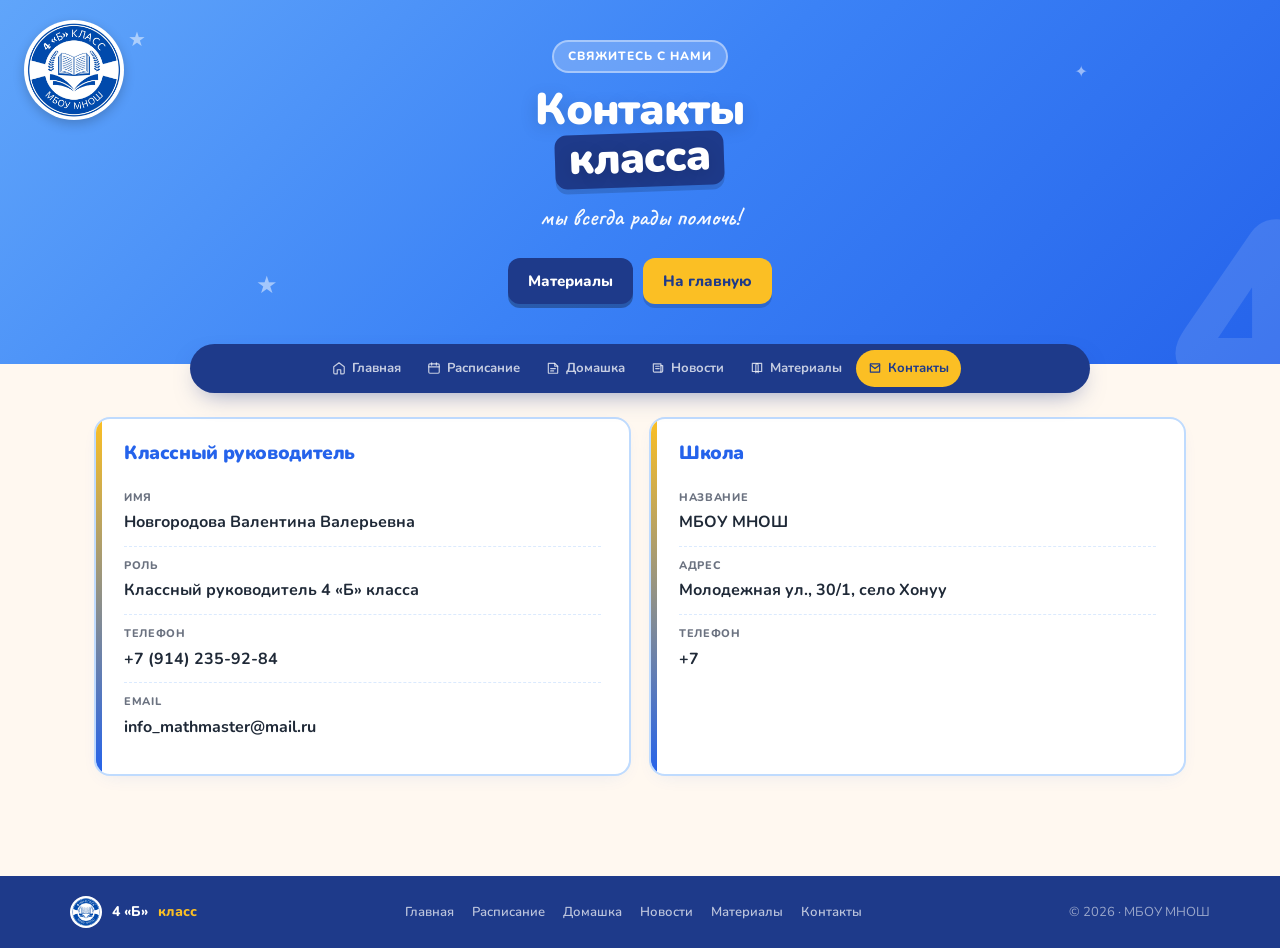
<file: contacts.html>
<!DOCTYPE html>
<html lang="ru">
<head>
  <meta charset="UTF-8">
  <meta name="viewport" content="width=device-width, initial-scale=1.0">
  <title>Контакты — 4 «Б» класс</title>
  <link rel="icon" type="image/png" href="images/logo.png">
  <link rel="preconnect" href="https://fonts.googleapis.com">
  <link rel="preconnect" href="https://fonts.gstatic.com" crossorigin>
  <link href="https://fonts.googleapis.com/css2?family=Nunito:wght@400;600;700;800;900&family=Caveat:wght@600;700&display=swap" rel="stylesheet">
  <link rel="stylesheet" href="css/style.css">
</head>
<body>

  <!-- БАННЕР -->
  <header class="banner">
    <div class="banner-number">4</div>
    <span class="banner-star banner-star--1">★</span>
    <span class="banner-star banner-star--2">✦</span>
    <span class="banner-star banner-star--3">★</span>

        <a href="index.html" class="top-logo">
      <img src="images/logo.png" alt="Логотип 4 «Б» класса">
    </a>

    <div class="banner-content">
      <span class="banner-kicker">Свяжитесь с нами</span>
      <h1>Контакты<br><em>класса</em></h1>
      <p class="banner-sub">мы всегда рады помочь!</p>
      <div class="banner-actions">
        <a href="materials.html" class="btn btn--dark">Материалы</a>
        <a href="index.html" class="btn btn--light">На главную</a>
      </div>
    </div>
  </header>

  <!-- МЕНЮ -->
  <div class="nav-wrap">
    <nav class="nav">
      <a href="index.html">
        <svg viewBox="0 0 24 24" fill="none" stroke="currentColor" stroke-width="2" stroke-linecap="round" stroke-linejoin="round"><path d="M3 10l9-7 9 7v10a2 2 0 0 1-2 2h-4v-7h-6v7H5a2 2 0 0 1-2-2z"/></svg>
        Главная
      </a>
      <a href="schedule.html">
        <svg viewBox="0 0 24 24" fill="none" stroke="currentColor" stroke-width="2" stroke-linecap="round" stroke-linejoin="round"><rect x="3" y="5" width="18" height="16" rx="2"/><path d="M3 10h18M8 3v4M16 3v4"/></svg>
        Расписание
      </a>
      <a href="homework.html">
        <svg viewBox="0 0 24 24" fill="none" stroke="currentColor" stroke-width="2" stroke-linecap="round" stroke-linejoin="round"><path d="M4 4h11l5 5v11a1 1 0 0 1-1 1H5a1 1 0 0 1-1-1z"/><path d="M15 4v5h5M8 13h8M8 17h5"/></svg>
        Домашка
      </a>
      <a href="news.html">
        <svg viewBox="0 0 24 24" fill="none" stroke="currentColor" stroke-width="2" stroke-linecap="round" stroke-linejoin="round"><path d="M4 5h13v14H6a2 2 0 0 1-2-2z"/><path d="M17 8h3v9a2 2 0 0 1-2 2h-1M8 9h6M8 13h6"/></svg>
        Новости
      </a>
      <a href="materials.html">
        <svg viewBox="0 0 24 24" fill="none" stroke="currentColor" stroke-width="2" stroke-linecap="round" stroke-linejoin="round"><path d="M4 4h7a3 3 0 0 1 3 3v13a2 2 0 0 0-2-2H4z"/><path d="M20 4h-7a3 3 0 0 0-3 3v13a2 2 0 0 1 2-2h8z"/></svg>
        Материалы
      </a>
      <a href="contacts.html" class="active">
        <svg viewBox="0 0 24 24" fill="none" stroke="currentColor" stroke-width="2" stroke-linecap="round" stroke-linejoin="round"><path d="M4 5h16v14H4z"/><path d="M4 7l8 6 8-6"/></svg>
        Контакты
      </a>
    </nav>
  </div>

  <main>
    <div class="container">

      <section class="page-section">
        <div class="contacts-grid" id="contacts-grid"></div>
      </section>

    </div>
  </main>

  <!-- ФУТЕР -->
    <footer class="footer">
    <div class="footer-inner">

      <a href="index.html" class="footer-brand">
        <img src="images/logo.png" alt="">
        4 «Б» <em>класс</em>
      </a>

      <nav class="footer-links">
        <a href="index.html">Главная</a>
        <a href="schedule.html">Расписание</a>
        <a href="homework.html">Домашка</a>
        <a href="news.html">Новости</a>
        <a href="materials.html">Материалы</a>
        <a href="contacts.html">Контакты</a>
      </nav>

      <p class="footer-copy">© 2026 · МБОУ МНОШ</p>

    </div>
  </footer>

  <script src="js/data.js"></script>
  <script>
    // Прокрутить меню к активному пункту
document.addEventListener('DOMContentLoaded', function () {
  const activeLink = document.querySelector('.nav a.active');
  if (activeLink) {
    activeLink.scrollIntoView({ inline: 'center', block: 'nearest', behavior: 'auto' });
  }
});
    /* ---------- КОНТАКТЫ ---------- */
    const grid = document.getElementById('contacts-grid');
    const data = window.contacts || {};

    function row(label, value) {
      if (!value) return '';
      return '<div class="contact-row">' +
               '<span class="contact-label">' + label + '</span>' +
               '<span class="contact-value">' + value + '</span>' +
             '</div>';
    }

    if (data.teacher) {
      const card = document.createElement('div');
      card.className = 'contact-card';
      card.innerHTML =
        '<h3>Классный руководитель</h3>' +
        row('Имя', data.teacher.name) +
        row('Роль', data.teacher.role) +
        row('Телефон', data.teacher.phone) +
        row('Email', data.teacher.email);
      grid.appendChild(card);
    }

    if (data.school) {
      const card = document.createElement('div');
      card.className = 'contact-card';
      card.innerHTML =
        '<h3>Школа</h3>' +
        row('Название', data.school.name) +
        row('Адрес', data.school.address) +
        row('Телефон', data.school.phone);
      grid.appendChild(card);
    }
  </script>
</body>
</html>
</file>
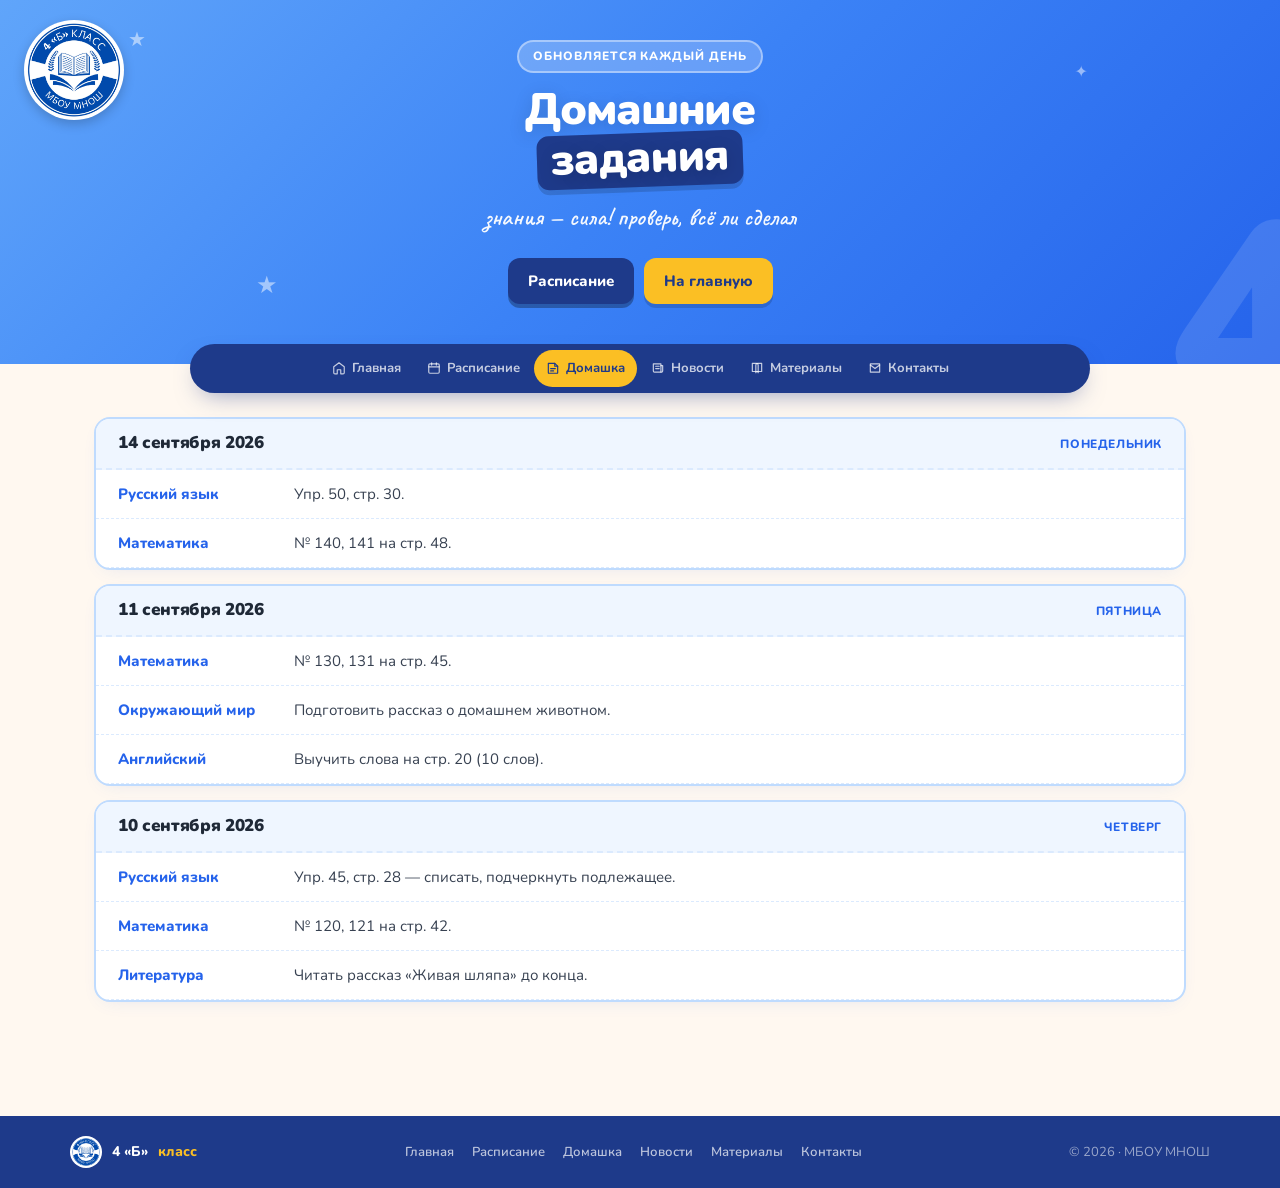
<file: homework.html>
<!DOCTYPE html>
<html lang="ru">
<head>
  <meta charset="UTF-8">
  <meta name="viewport" content="width=device-width, initial-scale=1.0">
  <title>Домашка — 4 «Б» класс</title>
  <link rel="icon" type="image/png" href="images/logo.png">
  <link rel="preconnect" href="https://fonts.googleapis.com">
  <link rel="preconnect" href="https://fonts.gstatic.com" crossorigin>
  <link href="https://fonts.googleapis.com/css2?family=Nunito:wght@400;600;700;800;900&family=Caveat:wght@600;700&display=swap" rel="stylesheet">
  <link rel="stylesheet" href="css/style.css">
</head>
<body>

  <!-- БАННЕР -->
  <header class="banner">
    <div class="banner-number">4</div>
    <span class="banner-star banner-star--1">★</span>
    <span class="banner-star banner-star--2">✦</span>
    <span class="banner-star banner-star--3">★</span>

        <a href="index.html" class="top-logo">
      <img src="images/logo.png" alt="Логотип 4 «Б» класса">
    </a>

    <div class="banner-content">
      <span class="banner-kicker">Обновляется каждый день</span>
      <h1>Домашние<br><em>задания</em></h1>
      <p class="banner-sub">знания — сила! проверь, всё ли сделал</p>
      <div class="banner-actions">
        <a href="schedule.html" class="btn btn--dark">Расписание</a>
        <a href="index.html" class="btn btn--light">На главную</a>
      </div>
    </div>
  </header>

  <!-- МЕНЮ -->
  <div class="nav-wrap">
    <nav class="nav">
      <a href="index.html">
        <svg viewBox="0 0 24 24" fill="none" stroke="currentColor" stroke-width="2" stroke-linecap="round" stroke-linejoin="round"><path d="M3 10l9-7 9 7v10a2 2 0 0 1-2 2h-4v-7h-6v7H5a2 2 0 0 1-2-2z"/></svg>
        Главная
      </a>
      <a href="schedule.html">
        <svg viewBox="0 0 24 24" fill="none" stroke="currentColor" stroke-width="2" stroke-linecap="round" stroke-linejoin="round"><rect x="3" y="5" width="18" height="16" rx="2"/><path d="M3 10h18M8 3v4M16 3v4"/></svg>
        Расписание
      </a>
      <a href="homework.html" class="active">
        <svg viewBox="0 0 24 24" fill="none" stroke="currentColor" stroke-width="2" stroke-linecap="round" stroke-linejoin="round"><path d="M4 4h11l5 5v11a1 1 0 0 1-1 1H5a1 1 0 0 1-1-1z"/><path d="M15 4v5h5M8 13h8M8 17h5"/></svg>
        Домашка
      </a>
      <a href="news.html">
        <svg viewBox="0 0 24 24" fill="none" stroke="currentColor" stroke-width="2" stroke-linecap="round" stroke-linejoin="round"><path d="M4 5h13v14H6a2 2 0 0 1-2-2z"/><path d="M17 8h3v9a2 2 0 0 1-2 2h-1M8 9h6M8 13h6"/></svg>
        Новости
      </a>
      <a href="materials.html">
        <svg viewBox="0 0 24 24" fill="none" stroke="currentColor" stroke-width="2" stroke-linecap="round" stroke-linejoin="round"><path d="M4 4h7a3 3 0 0 1 3 3v13a2 2 0 0 0-2-2H4z"/><path d="M20 4h-7a3 3 0 0 0-3 3v13a2 2 0 0 1 2-2h8z"/></svg>
        Материалы
      </a>
      <a href="contacts.html">
        <svg viewBox="0 0 24 24" fill="none" stroke="currentColor" stroke-width="2" stroke-linecap="round" stroke-linejoin="round"><path d="M4 5h16v14H4z"/><path d="M4 7l8 6 8-6"/></svg>
        Контакты
      </a>
    </nav>
  </div>

  <main>
    <div class="container">

      <section class="page-section">
        <div id="homework-container"></div>
        <p class="empty-state" id="empty-state" hidden>Пока заданий нет — отдыхаем!</p>
      </section>

    </div>
  </main>

  <!-- ФУТЕР -->
    <footer class="footer">
    <div class="footer-inner">

      <a href="index.html" class="footer-brand">
        <img src="images/logo.png" alt="">
        4 «Б» <em>класс</em>
      </a>

      <nav class="footer-links">
        <a href="index.html">Главная</a>
        <a href="schedule.html">Расписание</a>
        <a href="homework.html">Домашка</a>
        <a href="news.html">Новости</a>
        <a href="materials.html">Материалы</a>
        <a href="contacts.html">Контакты</a>
      </nav>

      <p class="footer-copy">© 2026 · МБОУ МНОШ</p>

    </div>
  </footer>

  <script src="js/data.js"></script>
  <script>
    // Прокрутить меню к активному пункту
document.addEventListener('DOMContentLoaded', function () {
  const activeLink = document.querySelector('.nav a.active');
  if (activeLink) {
    activeLink.scrollIntoView({ inline: 'center', block: 'nearest', behavior: 'auto' });
  }
});
    const WEEKDAYS = ['воскресенье','понедельник','вторник','среда','четверг','пятница','суббота'];
    const MONTHS = ['января','февраля','марта','апреля','мая','июня','июля','августа','сентября','октября','ноября','декабря'];

    function cap(s) { return s.charAt(0).toUpperCase() + s.slice(1); }

    function toKey(d) {
      const y = d.getFullYear();
      const m = String(d.getMonth() + 1).padStart(2, '0');
      const day = String(d.getDate()).padStart(2, '0');
      return y + '-' + m + '-' + day;
    }

    function formatDate(d) {
      return d.getDate() + ' ' + MONTHS[d.getMonth()] + ' ' + d.getFullYear();
    }

    /* ---------- ДОМАШКА ---------- */
    const today = new Date();
    today.setHours(0, 0, 0, 0);
    const todayKey = toKey(today);

    const dates = Object.keys(window.homework || {}).sort(function (a, b) {
      return b.localeCompare(a);
    });

    const container = document.getElementById('homework-container');

    if (dates.length === 0) {
      document.getElementById('empty-state').hidden = false;
    } else {
      dates.forEach(function (dateKey) {
        const d = new Date(dateKey + 'T00:00:00');
        const items = window.homework[dateKey] || [];
        if (items.length === 0) return;

        const isToday = dateKey === todayKey;

        const block = document.createElement('article');
        block.className = 'homework-day';
        if (isToday) block.classList.add('homework-day--today');

        const head = document.createElement('div');
        head.className = 'homework-day-head';
        head.innerHTML =
          '<h3>' + formatDate(d) + '</h3>' +
          '<span class="hw-weekday">' + cap(WEEKDAYS[d.getDay()]) + '</span>';
        block.appendChild(head);

        const list = document.createElement('ul');
        list.className = 'hw-list';
        items.forEach(function (item) {
          const li = document.createElement('li');
          li.innerHTML = '<span class="hw-subject">' + item.subject + '</span>' +
                         '<span class="hw-task">' + item.task + '</span>';
          list.appendChild(li);
        });
        block.appendChild(list);

        container.appendChild(block);
      });
    }
  </script>
</body>
</html>
</file>
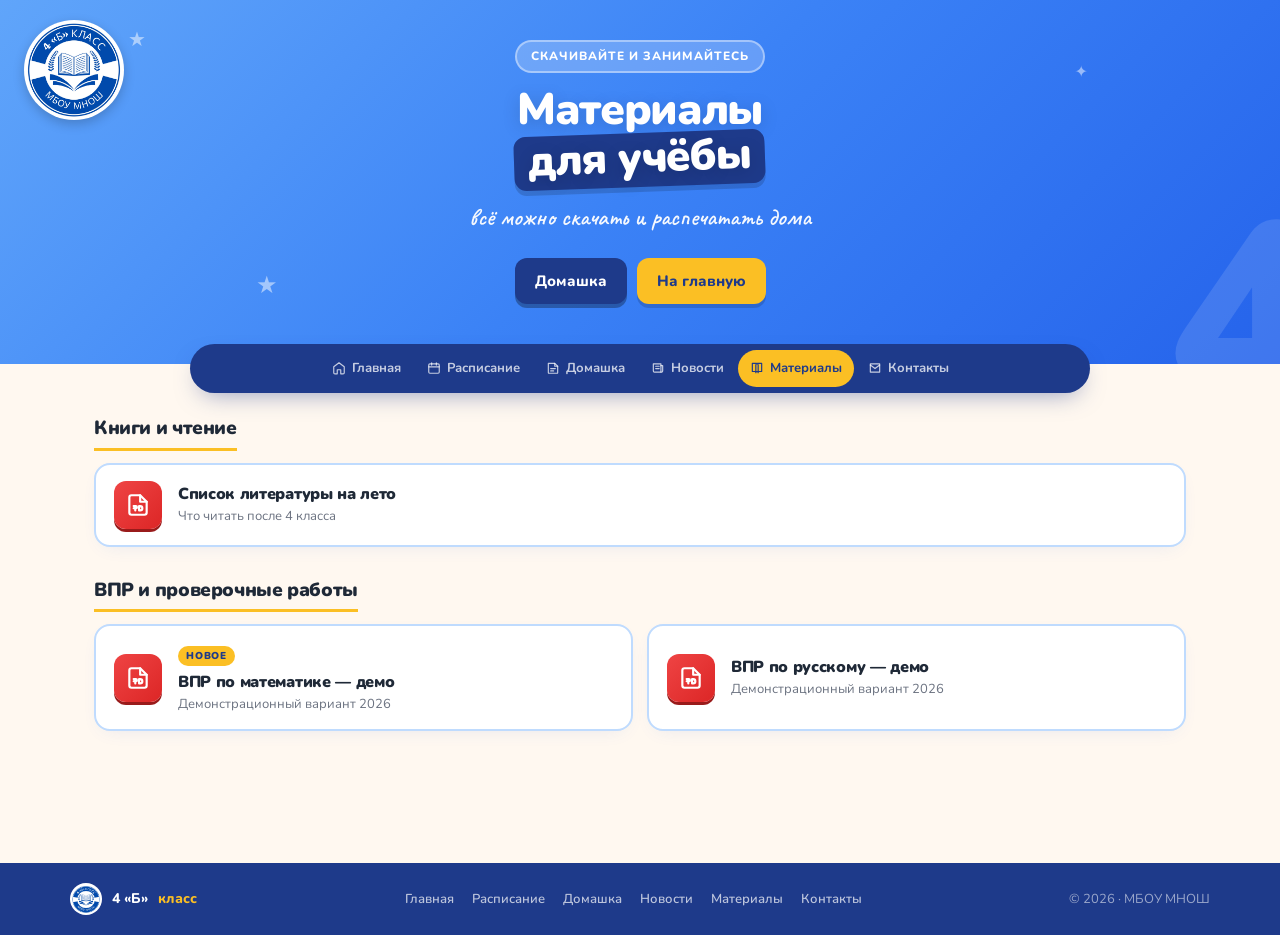
<file: materials.html>
<!DOCTYPE html>
<html lang="ru">
<head>
  <meta charset="UTF-8">
  <meta name="viewport" content="width=device-width, initial-scale=1.0">
  <title>Материалы — 4 «Б» класс</title>
  <link rel="icon" type="image/png" href="images/logo.png">
  <link rel="preconnect" href="https://fonts.googleapis.com">
  <link rel="preconnect" href="https://fonts.gstatic.com" crossorigin>
  <link href="https://fonts.googleapis.com/css2?family=Nunito:wght@400;600;700;800;900&family=Caveat:wght@600;700&display=swap" rel="stylesheet">
  <link rel="stylesheet" href="css/style.css">
</head>
<body>

  <!-- БАННЕР -->
  <header class="banner">
    <div class="banner-number">4</div>
    <span class="banner-star banner-star--1">★</span>
    <span class="banner-star banner-star--2">✦</span>
    <span class="banner-star banner-star--3">★</span>

        <a href="index.html" class="top-logo">
      <img src="images/logo.png" alt="Логотип 4 «Б» класса">
    </a>

    <div class="banner-content">
      <span class="banner-kicker">Скачивайте и занимайтесь</span>
      <h1>Материалы<br><em>для учёбы</em></h1>
      <p class="banner-sub">всё можно скачать и распечатать дома</p>
      <div class="banner-actions">
        <a href="homework.html" class="btn btn--dark">Домашка</a>
        <a href="index.html" class="btn btn--light">На главную</a>
      </div>
    </div>
  </header>

  <!-- МЕНЮ -->
  <div class="nav-wrap">
    <nav class="nav">
      <a href="index.html">
        <svg viewBox="0 0 24 24" fill="none" stroke="currentColor" stroke-width="2" stroke-linecap="round" stroke-linejoin="round"><path d="M3 10l9-7 9 7v10a2 2 0 0 1-2 2h-4v-7h-6v7H5a2 2 0 0 1-2-2z"/></svg>
        Главная
      </a>
      <a href="schedule.html">
        <svg viewBox="0 0 24 24" fill="none" stroke="currentColor" stroke-width="2" stroke-linecap="round" stroke-linejoin="round"><rect x="3" y="5" width="18" height="16" rx="2"/><path d="M3 10h18M8 3v4M16 3v4"/></svg>
        Расписание
      </a>
      <a href="homework.html">
        <svg viewBox="0 0 24 24" fill="none" stroke="currentColor" stroke-width="2" stroke-linecap="round" stroke-linejoin="round"><path d="M4 4h11l5 5v11a1 1 0 0 1-1 1H5a1 1 0 0 1-1-1z"/><path d="M15 4v5h5M8 13h8M8 17h5"/></svg>
        Домашка
      </a>
      <a href="news.html">
        <svg viewBox="0 0 24 24" fill="none" stroke="currentColor" stroke-width="2" stroke-linecap="round" stroke-linejoin="round"><path d="M4 5h13v14H6a2 2 0 0 1-2-2z"/><path d="M17 8h3v9a2 2 0 0 1-2 2h-1M8 9h6M8 13h6"/></svg>
        Новости
      </a>
      <a href="materials.html" class="active">
        <svg viewBox="0 0 24 24" fill="none" stroke="currentColor" stroke-width="2" stroke-linecap="round" stroke-linejoin="round"><path d="M4 4h7a3 3 0 0 1 3 3v13a2 2 0 0 0-2-2H4z"/><path d="M20 4h-7a3 3 0 0 0-3 3v13a2 2 0 0 1 2-2h8z"/></svg>
        Материалы
      </a>
      <a href="contacts.html">
        <svg viewBox="0 0 24 24" fill="none" stroke="currentColor" stroke-width="2" stroke-linecap="round" stroke-linejoin="round"><path d="M4 5h16v14H4z"/><path d="M4 7l8 6 8-6"/></svg>
        Контакты
      </a>
    </nav>
  </div>

  <main>
    <div class="container">

      <section class="page-section">
        <div id="materials-container"></div>
        <p class="empty-state" id="empty-state" hidden>Пока материалов нет — скоро появятся.</p>
      </section>

    </div>
  </main>

  <!-- ФУТЕР -->
    <footer class="footer">
    <div class="footer-inner">

      <a href="index.html" class="footer-brand">
        <img src="images/logo.png" alt="">
        4 «Б» <em>класс</em>
      </a>

      <nav class="footer-links">
        <a href="index.html">Главная</a>
        <a href="schedule.html">Расписание</a>
        <a href="homework.html">Домашка</a>
        <a href="news.html">Новости</a>
        <a href="materials.html">Материалы</a>
        <a href="contacts.html">Контакты</a>
      </nav>

      <p class="footer-copy">© 2026 · МБОУ МНОШ</p>

    </div>
  </footer>

      <script src="js/data.js"></script>
  <script>
    // Прокрутить меню к активному пункту
document.addEventListener('DOMContentLoaded', function () {
  const activeLink = document.querySelector('.nav a.active');
  if (activeLink) {
    activeLink.scrollIntoView({ inline: 'center', block: 'nearest', behavior: 'auto' });
  }
});
    /* ---------- МАТЕРИАЛЫ ---------- */
    const container = document.getElementById('materials-container');
    const materials = window.materials || [];

    const GROUP_TITLES = {
      book:  'Книги и чтение',
      vpr:   'ВПР и проверочные работы',
      other: 'Другое'
    };

    const PDF_ICON = '<svg viewBox="0 0 24 24" fill="none" stroke="currentColor" stroke-width="2" stroke-linecap="round" stroke-linejoin="round">' +
                     '<path d="M14 3H6a2 2 0 0 0-2 2v14a2 2 0 0 0 2 2h12a2 2 0 0 0 2-2V9z"/>' +
                     '<path d="M14 3v6h6M8 13h1.5v4M8 13h2a1 1 0 0 1 0 2H8M13 13v4h1a2 2 0 0 0 0-4h-1z"/>' +
                     '</svg>';

    if (materials.length === 0) {
      document.getElementById('empty-state').hidden = false;
    } else {
      const groups = {};
      materials.forEach(function (m) {
        const tag = m.tag || 'other';
        if (!groups[tag]) groups[tag] = [];
        groups[tag].push(m);
      });

      const order = ['book', 'vpr', 'other'];

      order.forEach(function (tag) {
        if (!groups[tag] || groups[tag].length === 0) return;

        const groupEl = document.createElement('div');
        groupEl.className = 'materials-group';

        const title = document.createElement('h2');
        title.className = 'materials-group-title';
        title.textContent = GROUP_TITLES[tag] || tag;
        groupEl.appendChild(title);

        const list = document.createElement('div');
        list.className = 'materials-list';

        groups[tag].forEach(function (m) {
          const card = document.createElement('a');
          card.className = 'material-card';
          card.href = m.file;
          card.target = '_blank';
          card.rel = 'noopener';
          card.setAttribute('download', '');

          const badge = m.isNew
            ? '<span class="material-badge-new">Новое</span>'
            : '';

          card.innerHTML =
            '<span class="material-icon">' + PDF_ICON + '</span>' +
            '<div class="material-info">' +
              badge +
              '<h3>' + m.title + '</h3>' +
              '<p>' + (m.desc || '') + '</p>' +
            '</div>';
          list.appendChild(card);
        });

        groupEl.appendChild(list);
        container.appendChild(groupEl);
      });
    }
  </script>
</body>
</html>
</file>
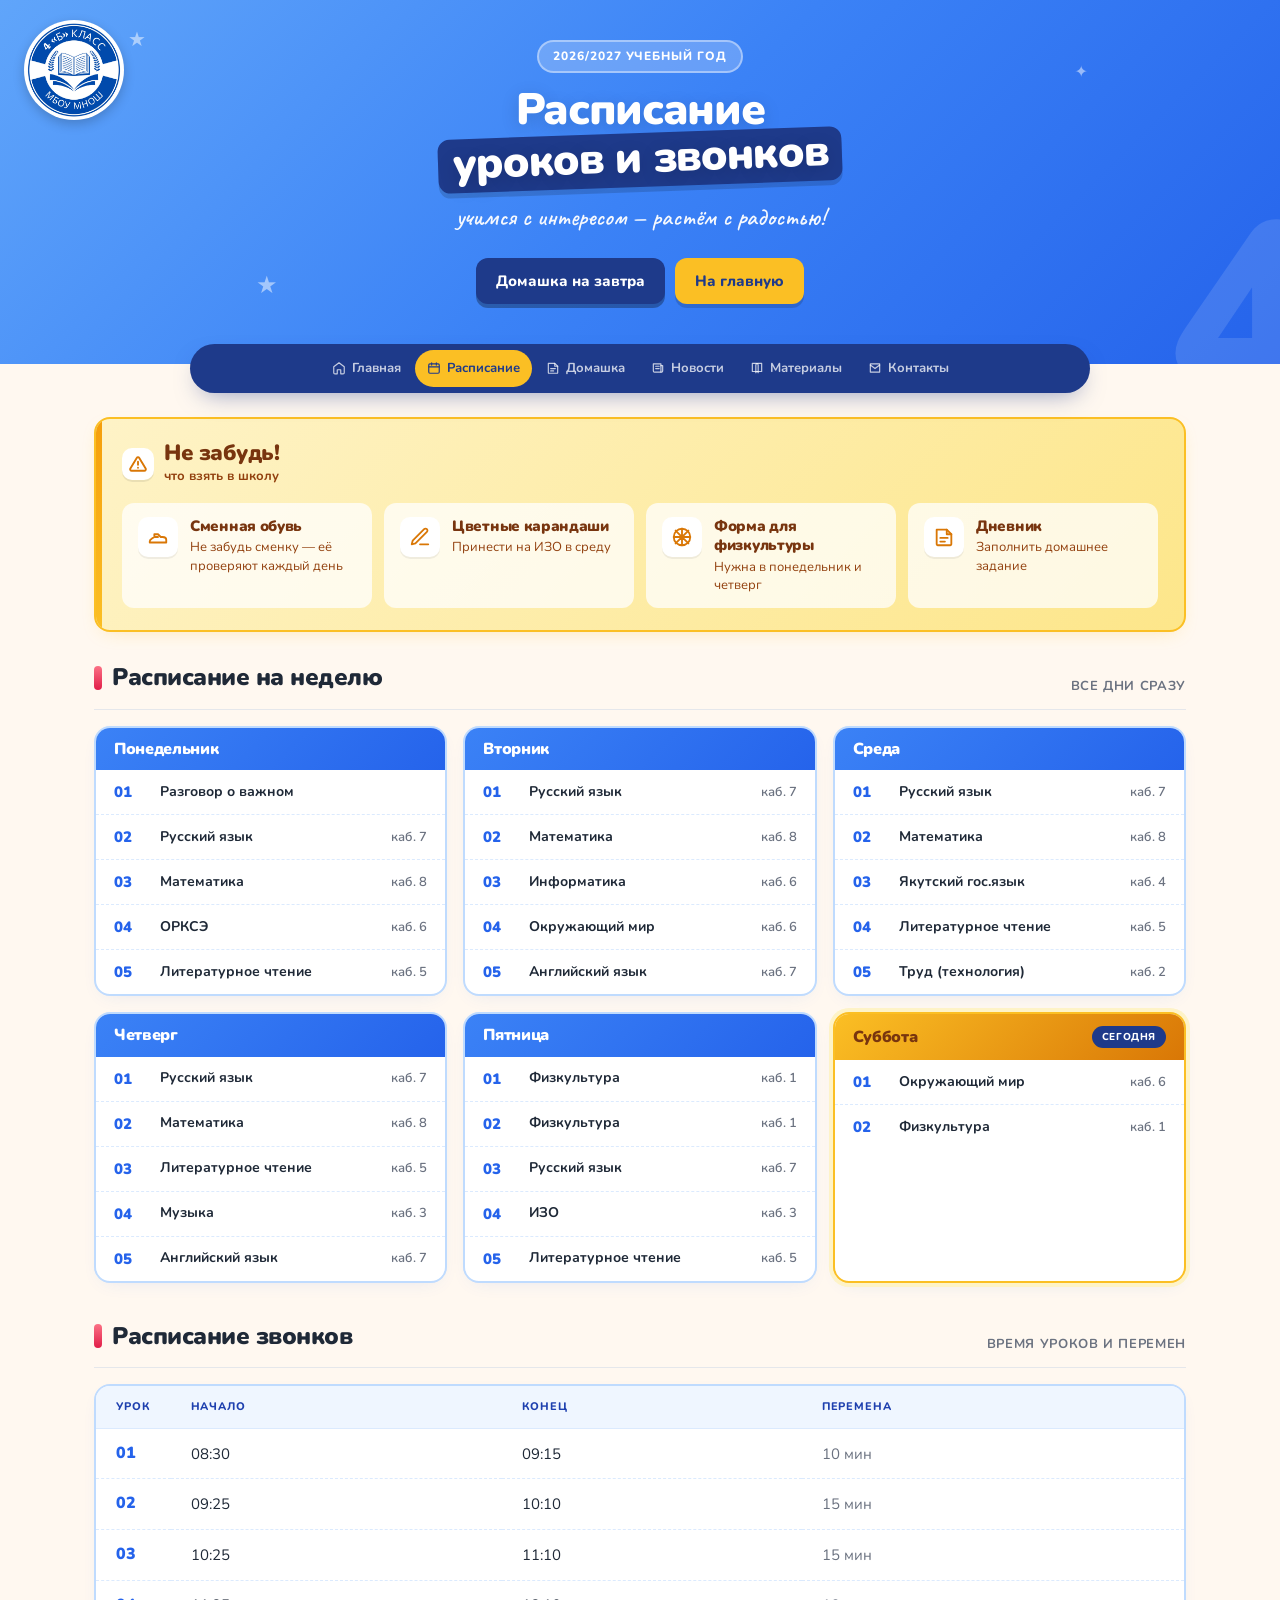
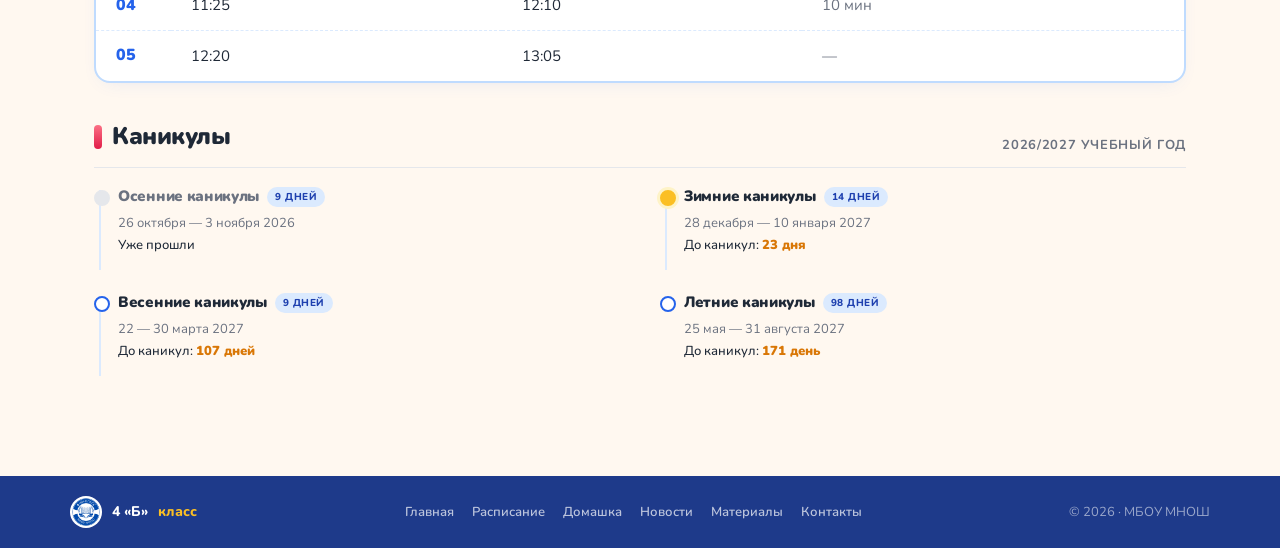
<file: schedule.html>
<!DOCTYPE html>
<html lang="ru">
<head>
  <meta charset="UTF-8">
  <meta name="viewport" content="width=device-width, initial-scale=1.0">
  <title>Расписание — 4 «Б» класс</title>
  <link rel="icon" type="image/png" href="images/logo.png">
  <link rel="preconnect" href="https://fonts.googleapis.com">
  <link rel="preconnect" href="https://fonts.gstatic.com" crossorigin>
  <link href="https://fonts.googleapis.com/css2?family=Nunito:wght@400;600;700;800;900&family=Caveat:wght@600;700&display=swap" rel="stylesheet">
  <link rel="stylesheet" href="css/style.css">
</head>
<body>

  <!-- БАННЕР -->
  <header class="banner">
    <div class="banner-number">4</div>
    <span class="banner-star banner-star--1">★</span>
    <span class="banner-star banner-star--2">✦</span>
    <span class="banner-star banner-star--3">★</span>

        <a href="index.html" class="top-logo">
      <img src="images/logo.png" alt="Логотип 4 «Б» класса">
    </a>

    <div class="banner-content">
      <span class="banner-kicker">2026/2027 учебный год</span>
      <h1>Расписание<br><em>уроков и звонков</em></h1>
      <p class="banner-sub">учимся с интересом — растём с радостью!</p>
      <div class="banner-actions">
        <a href="homework.html" class="btn btn--dark">Домашка на завтра</a>
        <a href="index.html" class="btn btn--light">На главную</a>
      </div>
    </div>
  </header>

  <!-- МЕНЮ -->
  <div class="nav-wrap">
    <nav class="nav">
      <a href="index.html">
        <svg viewBox="0 0 24 24" fill="none" stroke="currentColor" stroke-width="2" stroke-linecap="round" stroke-linejoin="round"><path d="M3 10l9-7 9 7v10a2 2 0 0 1-2 2h-4v-7h-6v7H5a2 2 0 0 1-2-2z"/></svg>
        Главная
      </a>
      <a href="schedule.html" class="active">
        <svg viewBox="0 0 24 24" fill="none" stroke="currentColor" stroke-width="2" stroke-linecap="round" stroke-linejoin="round"><rect x="3" y="5" width="18" height="16" rx="2"/><path d="M3 10h18M8 3v4M16 3v4"/></svg>
        Расписание
      </a>
      <a href="homework.html">
        <svg viewBox="0 0 24 24" fill="none" stroke="currentColor" stroke-width="2" stroke-linecap="round" stroke-linejoin="round"><path d="M4 4h11l5 5v11a1 1 0 0 1-1 1H5a1 1 0 0 1-1-1z"/><path d="M15 4v5h5M8 13h8M8 17h5"/></svg>
        Домашка
      </a>
      <a href="news.html">
        <svg viewBox="0 0 24 24" fill="none" stroke="currentColor" stroke-width="2" stroke-linecap="round" stroke-linejoin="round"><path d="M4 5h13v14H6a2 2 0 0 1-2-2z"/><path d="M17 8h3v9a2 2 0 0 1-2 2h-1M8 9h6M8 13h6"/></svg>
        Новости
      </a>
      <a href="materials.html">
        <svg viewBox="0 0 24 24" fill="none" stroke="currentColor" stroke-width="2" stroke-linecap="round" stroke-linejoin="round"><path d="M4 4h7a3 3 0 0 1 3 3v13a2 2 0 0 0-2-2H4z"/><path d="M20 4h-7a3 3 0 0 0-3 3v13a2 2 0 0 1 2-2h8z"/></svg>
        Материалы
      </a>
      <a href="contacts.html">
        <svg viewBox="0 0 24 24" fill="none" stroke="currentColor" stroke-width="2" stroke-linecap="round" stroke-linejoin="round"><path d="M4 5h16v14H4z"/><path d="M4 7l8 6 8-6"/></svg>
        Контакты
      </a>
    </nav>
  </div>

  <main>
    <div class="container">

              <!-- НАПОМИНАНИЯ -->
      <section class="reminders" id="reminders-section">
        <div class="reminders-head">
          <span class="reminders-head-icon">
            <svg viewBox="0 0 24 24" fill="none" stroke="currentColor" stroke-width="2.5" stroke-linecap="round" stroke-linejoin="round"><path d="M12 9v4M12 17h.01"/><path d="M10.29 3.86L1.82 18a2 2 0 0 0 1.71 3h16.94a2 2 0 0 0 1.71-3L13.71 3.86a2 2 0 0 0-3.42 0z"/></svg>
          </span>
          <div>
            <h2>Не забудь!</h2>
            <p>что взять в школу</p>
          </div>
        </div>
        <div class="reminders-list" id="reminders-list"></div>
      </section>

      <!-- УРОКИ НА НЕДЕЛЮ -->
      <section class="page-section">
        <div class="section-head">
          <h2>Расписание на неделю</h2>
          <span class="section-meta">все дни сразу</span>
        </div>
        <div class="week" id="week"></div>
      </section>

      <!-- ЗВОНКИ -->
      <section class="page-section">
        <div class="section-head">
          <h2>Расписание звонков</h2>
          <span class="section-meta">время уроков и перемен</span>
        </div>
        <div class="table-wrap">
          <table>
            <thead>
              <tr>
                <th>Урок</th>
                <th>Начало</th>
                <th>Конец</th>
                <th>Перемена</th>
              </tr>
            </thead>
            <tbody id="bells-table"></tbody>
          </table>
        </div>
      </section>

      <!-- КАНИКУЛЫ -->
      <section class="page-section">
        <div class="section-head">
          <h2>Каникулы</h2>
          <span class="section-meta">2026/2027 учебный год</span>
        </div>
        <div class="timeline" id="holidays-timeline"></div>
      </section>

    </div>
  </main>

  <!-- ФУТЕР -->
    <footer class="footer">
    <div class="footer-inner">

      <a href="index.html" class="footer-brand">
        <img src="images/logo.png" alt="">
        4 «Б» <em>класс</em>
      </a>

      <nav class="footer-links">
        <a href="index.html">Главная</a>
        <a href="schedule.html">Расписание</a>
        <a href="homework.html">Домашка</a>
        <a href="news.html">Новости</a>
        <a href="materials.html">Материалы</a>
        <a href="contacts.html">Контакты</a>
      </nav>

      <p class="footer-copy">© 2026 · МБОУ МНОШ</p>

    </div>
  </footer>

  <script src="js/data.js"></script>
  <script>
    // Прокрутить меню к активному пункту
document.addEventListener('DOMContentLoaded', function () {
  const activeLink = document.querySelector('.nav a.active');
  if (activeLink) {
    activeLink.scrollIntoView({ inline: 'center', block: 'nearest', behavior: 'auto' });
  }
});
    const WEEKDAYS = ['воскресенье','понедельник','вторник','среда','четверг','пятница','суббота'];
    const MONTHS = ['января','февраля','марта','апреля','мая','июня','июля','августа','сентября','октября','ноября','декабря'];
    const DAY_NAMES = { 1: 'Понедельник', 2: 'Вторник', 3: 'Среда', 4: 'Четверг', 5: 'Пятница', 6: 'Суббота' };

    function toKey(d) {
      const y = d.getFullYear();
      const m = String(d.getMonth() + 1).padStart(2, '0');
      const day = String(d.getDate()).padStart(2, '0');
      return y + '-' + m + '-' + day;
    }

    function pluralDays(n) {
      const m100 = n % 100, m10 = n % 10;
      if (m100 >= 11 && m100 <= 14) return 'дней';
      if (m10 === 1) return 'день';
      if (m10 >= 2 && m10 <= 4) return 'дня';
      return 'дней';
    }

    /* ---------- УРОКИ НА НЕДЕЛЮ ---------- */
    const today = new Date();
    today.setHours(0, 0, 0, 0);
    const todayIndex = today.getDay();

    const weekEl = document.getElementById('week');

    [1, 2, 3, 4, 5, 6].forEach(function (dayIndex) {
      const lessons = (window.schedule && window.schedule[dayIndex]) || [];
      const dayBlock = document.createElement('div');
      dayBlock.className = 'day-block';
      if (dayIndex === todayIndex) dayBlock.classList.add('day-block--today');

      const head = document.createElement('div');
      head.className = 'day-block-head';
      let headHTML = '<h3>' + DAY_NAMES[dayIndex] + '</h3>';
      if (dayIndex === todayIndex) headHTML += '<span class="today-badge">Сегодня</span>';
      head.innerHTML = headHTML;
      dayBlock.appendChild(head);

      if (lessons.length === 0) {
        const empty = document.createElement('p');
        empty.className = 'day-empty';
        empty.textContent = 'Уроков нет';
        dayBlock.appendChild(empty);
      } else {
        const list = document.createElement('ol');
        list.className = 'lesson-list';
        lessons.forEach(function (lesson) {
          const li = document.createElement('li');
          li.innerHTML = '<span class="lesson-num">' + String(lesson.num).padStart(2, '0') + '</span>' +
                         '<span class="lesson-name">' + lesson.name + '</span>' +
                         '<span class="lesson-room">' + lesson.room + '</span>';
          list.appendChild(li);
        });
        dayBlock.appendChild(list);
      }

      weekEl.appendChild(dayBlock);
    });

    /* ---------- ЗВОНКИ ---------- */
    const bellsEl = document.getElementById('bells-table');
    if (bellsEl && window.bells) {
      let html = '';
      window.bells.forEach(function (b) {
        html += '<tr>' +
                  '<td class="num">' + String(b.num).padStart(2, '0') + '</td>' +
                  '<td>' + b.start + '</td>' +
                  '<td>' + b.end + '</td>' +
                  '<td class="muted">' + b.break + '</td>' +
                '</tr>';
      });
      bellsEl.innerHTML = html;
    }

    /* ---------- КАНИКУЛЫ (таймлайн) ---------- */
    const timeline = document.getElementById('holidays-timeline');

    if (timeline && window.holidays) {
      window.holidays.forEach(function (h) {
        const target = new Date(h.start + 'T00:00:00');
        const diff = Math.ceil((target - today) / (1000 * 60 * 60 * 24));

        let itemClass = 'timeline-item';
        let countdownText;

        if (diff > 0) {
          countdownText = 'До каникул: <strong>' + diff + ' ' + pluralDays(diff) + '</strong>';
          if (diff < 60) itemClass += ' next';
        } else if (diff === 0) {
          countdownText = 'Начинаются <strong>сегодня!</strong>';
          itemClass += ' next';
        } else {
          countdownText = 'Уже прошли';
          itemClass += ' past';
        }

        const item = document.createElement('div');
        item.className = itemClass;
        item.innerHTML =
          '<h3 class="timeline-name">' + h.title + '</h3>' +
          '<span class="timeline-days">' + h.days + '</span>' +
          '<p class="timeline-dates">' + h.dates + '</p>' +
          '<p class="timeline-countdown">' + countdownText + '</p>';
        timeline.appendChild(item);
      });
    }
        /* ---------- НАПОМИНАНИЯ ---------- */
    const ICONS = {
      shoes: '<svg viewBox="0 0 24 24" fill="none" stroke="currentColor" stroke-width="2" stroke-linecap="round" stroke-linejoin="round"><path d="M3 18h18v-3c0-2-2-3-4-3h-2l-3-3H8v3l-3 2c-1 .5-2 1.5-2 3z"/><path d="M9 12h3"/></svg>',
      pencil: '<svg viewBox="0 0 24 24" fill="none" stroke="currentColor" stroke-width="2" stroke-linecap="round" stroke-linejoin="round"><path d="M12 20h9M16.5 3.5a2.12 2.12 0 1 1 3 3L7 19l-4 1 1-4z"/></svg>',
      sport: '<svg viewBox="0 0 24 24" fill="none" stroke="currentColor" stroke-width="2" stroke-linecap="round" stroke-linejoin="round"><circle cx="12" cy="12" r="9"/><path d="M3 12h18M12 3v18M5 5l14 14M19 5L5 19"/></svg>',
      book: '<svg viewBox="0 0 24 24" fill="none" stroke="currentColor" stroke-width="2" stroke-linecap="round" stroke-linejoin="round"><path d="M4 4h11l5 5v11a1 1 0 0 1-1 1H5a1 1 0 0 1-1-1z"/><path d="M15 4v5h5M8 13h8M8 17h5"/></svg>',
      bell: '<svg viewBox="0 0 24 24" fill="none" stroke="currentColor" stroke-width="2" stroke-linecap="round" stroke-linejoin="round"><path d="M18 8a6 6 0 0 0-12 0c0 7-3 9-3 9h18s-3-2-3-9"/><path d="M13.73 21a2 2 0 0 1-3.46 0"/></svg>',
      bag: '<svg viewBox="0 0 24 24" fill="none" stroke="currentColor" stroke-width="2" stroke-linecap="round" stroke-linejoin="round"><path d="M6 2l-3 7v11a2 2 0 0 0 2 2h14a2 2 0 0 0 2-2V9l-3-7z"/><path d="M3 9h18M16 13a4 4 0 0 1-8 0"/></svg>'
    };

    const remindersList = document.getElementById('reminders-list');
    if (remindersList && window.reminders) {
      const active = window.reminders.filter(function (r) { return r.active; });
      if (active.length === 0) {
        const section = document.getElementById('reminders-section');
        if (section) section.style.display = 'none';
      } else {
        active.forEach(function (r) {
          const icon = ICONS[r.icon] || ICONS.bell;
          const el = document.createElement('div');
          el.className = 'reminder';
          el.innerHTML =
            '<span class="reminder-icon">' + icon + '</span>' +
            '<div class="reminder-body">' +
              '<h3>' + r.title + '</h3>' +
              '<p>' + r.text + '</p>' +
            '</div>';
          remindersList.appendChild(el);
        });
      }
    }
  </script>
</body>
</html>
</file>
<file: css/style.css>
/* ============================================================
   4 «Б» КЛАСС — СТИЛИ
   Точная копия preview2 / вариант A (синий + жёлтый)
   ============================================================ */

* { margin: 0; padding: 0; box-sizing: border-box; }

:root {
  --bg:           #fff8f0;
  --card:         #ffffff;

  --text:         #1f2937;
  --text-muted:   #6b7280;
  --border:       #e5e7eb;

  --blue:         #2563eb;
  --blue-light:   #60a5fa;
  --blue-mid:     #3b82f6;
  --blue-dark:    #1e40af;
  --blue-deep:    #1e3a8a;

  --yellow:       #fbbf24;
  --yellow-dark:  #d97706;

  --rose:         #e11d48;

  --container:    1140px;
}

html { scroll-behavior: smooth; }

body {
  font-family: 'Nunito', system-ui, -apple-system, sans-serif;
  font-size: 16px;
  line-height: 1.6;
  color: var(--text);
  background: var(--bg);
  -webkit-font-smoothing: antialiased;
}

h1, h2, h3, h4 {
  font-family: 'Nunito', sans-serif;
  font-weight: 900;
  line-height: 1.15;
  letter-spacing: -0.02em;
  color: var(--text);
}

h1 { font-size: 44px; }
h2 { font-size: 26px; }
h3 { font-size: 20px; }

p { margin-bottom: 12px; }
p:last-child { margin-bottom: 0; }

a { color: inherit; text-decoration: none; }

.container {
  max-width: var(--container);
  margin: 0 auto;
  padding: 0 24px;
}

/* ============================================================
   БАННЕР
   ============================================================ */

.banner {
  position: relative;
  background: linear-gradient(135deg, #60a5fa 0%, #3b82f6 50%, #2563eb 100%);
  padding: 40px 20px 60px;
  overflow: hidden;
  color: #fff;
}

.banner-number {
  position: absolute;
  right: -30px;
  bottom: -60px;
  font-size: 260px;
  font-weight: 900;
  line-height: 0.8;
  color: rgba(255, 255, 255, 0.12);
  letter-spacing: -0.06em;
  pointer-events: none;
  user-select: none;
}

.banner-star {
  position: absolute;
  color: rgba(255,255,255,0.5);
  pointer-events: none;
}
.banner-star--1 { top: 24px; left: 10%; font-size: 20px; }
.banner-star--2 { top: 60px; right: 15%; font-size: 16px; }
.banner-star--3 { bottom: 60px; left: 20%; font-size: 24px; }

.banner-content {
  position: relative;
  z-index: 2;
  max-width: 640px;
  margin: 0 auto;
  text-align: center;
}

.banner-kicker {
  display: inline-block;
  padding: 5px 14px;
  background: rgba(255,255,255,0.22);
  border: 2px solid rgba(255,255,255,0.4);
  border-radius: 999px;
  font-size: 12px;
  font-weight: 800;
  letter-spacing: 0.08em;
  text-transform: uppercase;
  color: #fff;
  margin-bottom: 14px;
}

.banner h1 {
  font-size: 44px;
  font-weight: 900;
  line-height: 1.05;
  letter-spacing: -0.03em;
  margin-bottom: 10px;
  text-shadow: 0 4px 18px rgba(0,0,0,0.15);
  color: #fff;
}

.banner h1 em {
  font-style: normal;
  display: inline-block;
  background: var(--blue-deep);
  color: #fff;
  padding: 2px 14px 6px;
  border-radius: 12px;
  transform: rotate(-2deg);
  box-shadow: 0 5px 0 rgba(0,0,0,0.15);
}

.banner-sub {
  font-family: 'Caveat', cursive;
  font-size: 24px;
  font-weight: 600;
  color: #fff;
  margin-bottom: 22px;
  opacity: 0.95;
}

.banner-actions {
  display: flex;
  gap: 10px;
  justify-content: center;
  flex-wrap: wrap;
}

/* ============================================================
   КНОПКИ
   ============================================================ */

.btn {
  display: inline-flex;
  align-items: center;
  justify-content: center;
  padding: 11px 20px;
  border-radius: 12px;
  font-family: inherit;
  font-weight: 800;
  font-size: 15px;
  cursor: pointer;
  border: none;
  transition: transform 0.15s, box-shadow 0.15s;
  text-decoration: none;
}

.btn--dark {
  background: var(--blue-deep);
  color: #fff;
  box-shadow: 0 4px 0 rgba(0,0,0,0.3);
}
.btn--dark:hover {
  transform: translateY(-2px);
  box-shadow: 0 6px 0 rgba(0,0,0,0.3);
}

.btn--light {
  background: var(--yellow);
  color: var(--blue-deep);
  box-shadow: 0 4px 0 rgba(0,0,0,0.15);
}
.btn--light:hover {
  transform: translateY(-2px);
  box-shadow: 0 6px 0 rgba(0,0,0,0.15);
}

/* ============================================================
   МЕНЮ
   ============================================================ */

.nav-wrap {
  position: relative;
  margin-top: -20px;
  z-index: 5;
  padding: 0 16px;
  margin-bottom: 24px;
}

.nav {
  max-width: 900px;
  margin: 0 auto;
  background: var(--blue-deep);
  border-radius: 999px;
  padding: 6px;
  display: flex;
  align-items: center;
  justify-content: center;
  gap: 2px;
  flex-wrap: wrap;
  box-shadow: 0 10px 24px -10px rgba(30, 58, 138, 0.5);
}

.nav a {
  display: inline-flex;
  align-items: center;
  gap: 6px;
  color: rgba(255,255,255,0.75);
  padding: 8px 12px;
  border-radius: 999px;
  font-weight: 700;
  font-size: 13px;
  white-space: nowrap;
  transition: background 0.15s, color 0.15s;
}
.nav a:hover { color: #fff; background: rgba(255,255,255,0.08); }
.nav a.active { background: var(--yellow); color: var(--blue-deep); }

.nav a svg { width: 14px; height: 14px; flex-shrink: 0; }

.menu-toggle {
  display: none;
  background: none;
  border: none;
  cursor: pointer;
  width: 40px;
  height: 40px;
  flex-direction: column;
  justify-content: center;
  align-items: center;
  gap: 5px;
  padding: 8px;
}
.menu-toggle span {
  display: block;
  width: 20px;
  height: 2px;
  background: #fff;
  border-radius: 2px;
}

/* ============================================================
   ЛОГОТИП В БАННЕРЕ
   ============================================================ */

.top-logo {
  position: absolute;
  top: 20px;
  left: 24px;
  z-index: 3;
  display: flex;
  align-items: center;
  gap: 10px;
}
.top-logo img {
  display: block;
  width: 100px;
  height: 100px;
  object-fit: contain;
  background: #fff;
  border-radius: 50%;
  padding: 3px;
  box-shadow: 0 4px 12px rgba(0,0,0,0.2);
}
.top-logo-text {
  color: #fff;
  font-weight: 800;
  font-size: 14px;
  line-height: 1.1;
  text-shadow: 0 2px 8px rgba(0,0,0,0.2);
}
.top-logo-text em {
  font-style: normal;
  color: var(--yellow);
  display: block;
  font-size: 11px;
  font-weight: 700;
  letter-spacing: 0.05em;
  text-transform: uppercase;
}

/* ============================================================
   КОНТЕНТ
   ============================================================ */

main { padding: 0 0 60px; }

.page-section { margin-bottom: 40px; }
.page-section:last-child { margin-bottom: 0; }

.section-head {
  display: flex;
  align-items: baseline;
  justify-content: space-between;
  gap: 16px;
  margin-bottom: 16px;
  padding-bottom: 12px;
  border-bottom: 1px solid var(--border);
  flex-wrap: wrap;
}

.section-head h2 {
  font-size: 24px;
  font-weight: 900;
  display: flex;
  align-items: center;
  gap: 10px;
}

.section-head h2::before {
  content: '';
  display: inline-block;
  width: 8px;
  height: 24px;
  border-radius: 4px;
  background: linear-gradient(180deg, #fb7185, var(--rose));
}

.section-meta {
  font-size: 13px;
  color: var(--text-muted);
  font-weight: 700;
  text-transform: uppercase;
  letter-spacing: 0.05em;
}

/* ============================================================
   КАРТОЧКА ДОМАШКИ
   ============================================================ */

.hw-card {
  background: var(--card);
  border: 2px solid #bfdbfe;
  border-radius: 16px;
  padding: 20px 24px;
  position: relative;
  overflow: hidden;
  box-shadow: 0 6px 20px -10px rgba(37, 99, 235, 0.18);
}

.hw-card::before {
  content: '';
  position: absolute;
  left: 0; top: 0; bottom: 0;
  width: 6px;
  background: linear-gradient(180deg, var(--yellow), var(--blue));
}

.hw-label {
  display: inline-block;
  background: #dbeafe;
  color: #1e40af;
  font-size: 11px;
  font-weight: 800;
  padding: 4px 10px;
  border-radius: 999px;
  text-transform: uppercase;
  letter-spacing: 0.08em;
  margin-bottom: 10px;
}

.hw-card h3 {
  font-size: 20px;
  font-weight: 900;
  margin-bottom: 4px;
}

.hw-card .hw-date {
  font-size: 14px;
  font-weight: 700;
  color: var(--blue);
  margin-bottom: 14px;
}

.hw-list { list-style: none; }

.hw-list li {
  display: grid;
  grid-template-columns: 160px 1fr;
  gap: 16px;
  padding: 10px 0;
  border-bottom: 1px dashed #dbeafe;
  align-items: baseline;
  font-size: 15px;
}
.hw-list li:last-child { border-bottom: none; }

.hw-subject { font-weight: 800; color: var(--blue); }
.hw-task { color: #374151; }

/* ============================================================
   НОВОСТИ
   ============================================================ */

.news-grid {
  display: grid;
  grid-template-columns: repeat(2, 1fr);
  gap: 20px;
}

.news-card {
  background: var(--card);
  border: 2px solid #bfdbfe;
  border-radius: 16px;
  overflow: hidden;
  box-shadow: 0 6px 20px -10px rgba(37, 99, 235, 0.15);
  transition: transform 0.2s, box-shadow 0.2s;
}
.news-card:hover {
  transform: translateY(-3px);
  box-shadow: 0 12px 30px -12px rgba(37, 99, 235, 0.25);
}

.news-card-photo {
  aspect-ratio: 16 / 9;
  background: #dbeafe;
  overflow: hidden;
}
.news-card-photo img {
  width: 100%; height: 100%; object-fit: cover;
  transition: transform 0.4s;
}
.news-card:hover .news-card-photo img { transform: scale(1.04); }

.news-card-body { padding: 20px 22px; }

.news-date {
  display: block;
  font-size: 12px;
  font-weight: 800;
  color: var(--blue);
  text-transform: uppercase;
  letter-spacing: 0.08em;
  margin-bottom: 8px;
}

.news-card h3 {
  font-size: 19px;
  font-weight: 900;
  line-height: 1.3;
  margin-bottom: 8px;
}

.news-card p {
  color: var(--text-muted);
  font-size: 14px;
  margin-bottom: 0;
}

/* ============================================================
   ТАБЛИЦА
   ============================================================ */

.table-wrap {
  background: var(--card);
  border: 2px solid #bfdbfe;
  border-radius: 16px;
  overflow: hidden;
  box-shadow: 0 6px 20px -10px rgba(37, 99, 235, 0.15);
}

table { width: 100%; border-collapse: collapse; font-size: 15px; }

thead { background: #eff6ff; }

th {
  text-align: left;
  padding: 12px 20px;
  font-weight: 800;
  font-size: 11px;
  color: #1e40af;
  text-transform: uppercase;
  letter-spacing: 0.08em;
  border-bottom: 1px solid #dbeafe;
}

td {
  padding: 12px 20px;
  border-bottom: 1px dashed #dbeafe;
}
tbody tr:last-child td { border-bottom: none; }
tbody tr:hover { background: #f8fbff; }

td.num {
  font-weight: 900;
  font-size: 16px;
  color: var(--blue);
  font-variant-numeric: tabular-nums;
  width: 60px;
}
td.muted { color: var(--text-muted); }

/* ============================================================
   ТАЙМЛАЙН КАНИКУЛ — 2 КОЛОНКИ
   ============================================================ */

.timeline {
  display: grid;
  grid-template-columns: 1fr 1fr;
  gap: 20px 40px;
}

.timeline-item {
  position: relative;
  padding: 0 0 16px 24px;
}
.timeline-item:last-child { padding-bottom: 0; }

.timeline-item::before {
  content: '';
  position: absolute;
  left: 0; top: 6px;
  width: 12px; height: 12px;
  border-radius: 50%;
  background: var(--card);
  border: 2px solid var(--blue);
}

/* Линия слева от каждой колонки */
.timeline-item::after {
  content: '';
  position: absolute;
  left: 5px;
  top: 6px;
  bottom: 0;
  width: 2px;
  background: #dbeafe;
  z-index: -1;
}

.timeline-item:last-child::after { display: none; }

.timeline-item.past::before {
  border-color: var(--border);
  background: var(--border);
}
.timeline-item.next::before {
  border-color: var(--yellow);
  background: var(--yellow);
  box-shadow: 0 0 0 3px #fef3c7;
}

.timeline-name {
  font-weight: 900;
  font-size: 15px;
  margin: 0 0 2px;
  color: var(--text);
  display: inline-block;
}
.timeline-item.past .timeline-name { color: var(--text-muted); }

.timeline-days {
  display: inline-block;
  font-size: 10px;
  font-weight: 800;
  color: #1e40af;
  background: #dbeafe;
  padding: 2px 8px;
  border-radius: 999px;
  text-transform: uppercase;
  letter-spacing: 0.05em;
  margin-left: 8px;
  vertical-align: middle;
}

.timeline-dates {
  font-size: 13px;
  color: var(--text-muted);
  margin: 4px 0 0;
  line-height: 1.4;
}

.timeline-countdown {
  font-size: 13px;
  font-weight: 500;
  margin: 4px 0 0;
  line-height: 1.4;
}
.timeline-countdown strong { color: var(--yellow-dark); font-weight: 900; }

@media (max-width: 700px) {
  .timeline {
    grid-template-columns: 1fr;
    gap: 16px;
  }
  .timeline-name { font-size: 14px; }
  .timeline-dates,
  .timeline-countdown { font-size: 12px; }
}


/* ============================================================
   ЗАГОЛОВОК ВНУТРЕННИХ СТРАНИЦ
   ============================================================ */

.page-head {
  background: var(--card);
  border: 2px solid #bfdbfe;
  border-radius: 16px;
  padding: 24px 28px;
  margin-bottom: 24px;
  box-shadow: 0 6px 20px -10px rgba(37, 99, 235, 0.15);
  position: relative;
  overflow: hidden;
}
.page-head::before {
  content: '';
  position: absolute;
  left: 0; top: 0; bottom: 0;
  width: 6px;
  background: linear-gradient(180deg, var(--yellow), var(--blue));
}

.page-kicker {
  display: inline-block;
  font-weight: 800;
  font-size: 12px;
  color: var(--blue);
  margin-bottom: 8px;
  letter-spacing: 0.06em;
  text-transform: uppercase;
}
.page-head h1 { font-size: 32px; font-weight: 900; margin-bottom: 6px; }
.page-lead { color: var(--text-muted); font-size: 15px; max-width: 700px; margin-bottom: 0; }

/* ============================================================
   РАСПИСАНИЕ (неделя)
   ============================================================ */

.week {
  display: grid;
  grid-template-columns: repeat(auto-fit, minmax(300px, 1fr));
  gap: 16px;
}

.day-block {
  background: var(--card);
  border: 2px solid #bfdbfe;
  border-radius: 16px;
  overflow: hidden;
  box-shadow: 0 6px 20px -10px rgba(37, 99, 235, 0.15);
}

.day-block--today {
  border-color: var(--yellow);
  box-shadow: 0 0 0 4px #fef3c7, 0 6px 20px -10px rgba(37, 99, 235, 0.2);
}

.day-block-head {
  display: flex;
  align-items: center;
  justify-content: space-between;
  gap: 10px;
  padding: 12px 18px;
  background: linear-gradient(135deg, var(--blue-mid), var(--blue));
  color: #fff;
}
.day-block--today .day-block-head {
  background: linear-gradient(135deg, var(--yellow), var(--yellow-dark));
  color: #78350f;
}
.day-block-head h3 { font-size: 16px; font-weight: 900; color: inherit; }

.today-badge {
  display: inline-block;
  padding: 3px 10px;
  background: var(--blue-deep);
  color: #fff;
  border-radius: 999px;
  font-size: 10px;
  font-weight: 800;
  text-transform: uppercase;
  letter-spacing: 0.06em;
}

.lesson-list { list-style: none; }
.lesson-list li {
  display: grid;
  grid-template-columns: 36px 1fr auto;
  gap: 10px;
  padding: 10px 18px;
  border-bottom: 1px dashed #dbeafe;
  align-items: center;
}
.lesson-list li:last-child { border-bottom: none; }
.lesson-list li:hover { background: #f8fbff; }

.lesson-num { font-weight: 900; color: var(--blue); font-size: 15px; font-variant-numeric: tabular-nums; }
.lesson-name { font-weight: 700; font-size: 14px; }
.lesson-room { color: var(--text-muted); font-size: 13px; font-weight: 600; }
.day-empty { padding: 14px 18px; color: var(--text-muted); font-size: 14px; margin-bottom: 0; }

/* ============================================================
   ДОМАШКА (страница)
   ============================================================ */

.homework-day {
  background: var(--card);
  border: 2px solid #bfdbfe;
  border-radius: 16px;
  margin-bottom: 14px;
  overflow: hidden;
  box-shadow: 0 6px 20px -10px rgba(37, 99, 235, 0.15);
}
.homework-day-head {
  padding: 14px 22px;
  background: #eff6ff;
  border-bottom: 2px dashed #dbeafe;
  display: flex;
  align-items: baseline;
  justify-content: space-between;
  gap: 16px;
  flex-wrap: wrap;
}
.homework-day-head h3 { font-size: 17px; font-weight: 900; }
.homework-day-head .hw-weekday {
  color: var(--blue);
  font-size: 12px;
  font-weight: 800;
  text-transform: uppercase;
  letter-spacing: 0.05em;
}

.homework-day--today {
  border-color: var(--yellow);
  box-shadow: 0 0 0 4px #fef3c7;
}
.homework-day--today .homework-day-head {
  background: linear-gradient(135deg, var(--yellow), var(--yellow-dark));
  border-bottom-color: transparent;
}
.homework-day--today .homework-day-head h3,
.homework-day--today .homework-day-head .hw-weekday { color: #78350f; }

.homework-day .hw-list { background: transparent; }
.homework-day .hw-list li {
  padding: 12px 22px;
  grid-template-columns: 160px 1fr;
  border-bottom: 1px dashed #dbeafe;
}

.empty-state {
  text-align: center;
  color: var(--text-muted);
  padding: 32px;
  background: var(--card);
  border-radius: 16px;
  font-size: 15px;
  border: 2px dashed #bfdbfe;
}

/* ============================================================
   ЛЕНТА НОВОСТЕЙ (страница)
   ============================================================ */

.news-feed { display: flex; flex-direction: column; gap: 18px; }

.news-feed-item {
  background: var(--card);
  border: 2px solid #bfdbfe;
  border-radius: 16px;
  overflow: hidden;
  box-shadow: 0 6px 20px -10px rgba(37, 99, 235, 0.15);
  display: grid;
  grid-template-columns: 320px 1fr;
}
.news-feed-item img { width: 100%; height: 100%; object-fit: cover; }
.news-feed-body { padding: 24px 28px; }
.news-feed-body time {
  display: block;
  font-size: 12px;
  font-weight: 800;
  color: var(--blue);
  text-transform: uppercase;
  letter-spacing: 0.06em;
  margin-bottom: 10px;
}
.news-feed-body h3 { font-size: 20px; font-weight: 900; margin-bottom: 10px; }
.news-feed-body p { color: var(--text-muted); font-size: 15px; margin-bottom: 0; }

/* ============================================================
   МАТЕРИАЛЫ
   ============================================================ */

.materials-group { margin-bottom: 32px; }
.materials-group-title {
  font-size: 19px;
  font-weight: 900;
  margin-bottom: 12px;
  padding-bottom: 8px;
  border-bottom: 3px solid var(--yellow);
  display: inline-block;
}
.materials-list {
  display: grid;
  grid-template-columns: repeat(auto-fit, minmax(260px, 1fr));
  gap: 14px;
}

.material-card {
  display: flex;
  gap: 14px;
  align-items: flex-start;
  background: var(--card);
  border: 2px solid #bfdbfe;
  border-radius: 16px;
  padding: 16px 18px;
  box-shadow: 0 6px 20px -10px rgba(37, 99, 235, 0.15);
  transition: transform 0.15s, box-shadow 0.15s;
}
.material-card:hover {
  transform: translateY(-3px);
  box-shadow: 0 12px 30px -12px rgba(37, 99, 235, 0.25);
}

.material-icon {
  flex-shrink: 0;
  width: 44px; height: 44px;
  display: inline-flex;
  align-items: center;
  justify-content: center;
  background: linear-gradient(135deg, var(--yellow), var(--blue));
  color: #fff;
  border-radius: 12px;
  box-shadow: 0 4px 0 var(--blue-dark);
}
.material-icon svg { width: 22px; height: 22px; }

.material-photo {
  flex-shrink: 0;
  width: 70px; height: 90px;
  border-radius: 8px;
  overflow: hidden;
  background: #dbeafe;
}
.material-photo img { width: 100%; height: 100%; object-fit: cover; }

.material-info h3 { font-size: 16px; font-weight: 900; margin-bottom: 4px; }
.material-info p { color: var(--text-muted); font-size: 14px; margin-bottom: 0; }

/* ============================================================
   КОНТАКТЫ
   ============================================================ */

.contacts-grid {
  display: grid;
  grid-template-columns: repeat(auto-fit, minmax(300px, 1fr));
  gap: 18px;
}
.contact-card {
  background: var(--card);
  border: 2px solid #bfdbfe;
  border-radius: 16px;
  padding: 24px 28px;
  box-shadow: 0 6px 20px -10px rgba(37, 99, 235, 0.15);
  position: relative;
  overflow: hidden;
}
.contact-card::before {
  content: '';
  position: absolute;
  left: 0; top: 0; bottom: 0;
  width: 6px;
  background: linear-gradient(180deg, var(--yellow), var(--blue));
}
.contact-card h3 { font-size: 19px; font-weight: 900; margin-bottom: 14px; color: var(--blue); }

.contact-row { padding: 10px 0; border-bottom: 1px dashed #dbeafe; }
.contact-row:last-child { border-bottom: none; }

.contact-label {
  display: block;
  font-size: 11px;
  font-weight: 800;
  color: var(--text-muted);
  text-transform: uppercase;
  letter-spacing: 0.06em;
  margin-bottom: 4px;
}
.contact-value { font-size: 16px; font-weight: 700; }

/* ============================================================
   ФУТЕР — одна строка, минималистичный
   ============================================================ */

.footer {
  background: var(--blue-deep);
  color: #fff;
  padding: 20px 24px;
  margin-top: 40px;
}

.footer-inner {
  max-width: var(--container);
  margin: 0 auto;
  display: flex;
  align-items: center;
  justify-content: space-between;
  gap: 24px;
  flex-wrap: wrap;
}

.footer-brand {
  display: flex;
  align-items: center;
  gap: 10px;
  font-weight: 800;
  font-size: 14px;
  color: #fff;
  margin: 0;
  text-decoration: none;
}

.footer-brand img {
  width: 32px;
  height: 32px;
  object-fit: contain;
  background: #fff;
  border-radius: 50%;
  padding: 2px;
  flex-shrink: 0;
}

.footer-brand em {
  font-style: normal;
  color: var(--yellow);
}

.footer-links {
  display: flex;
  gap: 18px;
  flex-wrap: wrap;
  align-items: center;
}

.footer-links a {
  color: rgba(255, 255, 255, 0.7);
  font-size: 13px;
  font-weight: 600;
  text-decoration: none;
  transition: color 0.15s;
}

.footer-links a:hover {
  color: var(--yellow);
}

.footer-copy {
  font-size: 13px;
  color: rgba(255, 255, 255, 0.55);
  margin: 0;
}

/* На телефоне — вертикально, по центру */
@media (max-width: 700px) {
  .footer { padding: 20px 18px; }

  .footer-inner {
    flex-direction: column;
    text-align: center;
    gap: 14px;
  }

  .footer-links {
    justify-content: center;
    gap: 8px 14px;
  }

  .footer-links a { font-size: 12px; }
  .footer-copy { font-size: 12px; }
}

/* ============================================================
   АДАПТИВ
   ============================================================ */

@media (max-width: 1024px) {
  .banner h1 { font-size: 38px; }
  .banner-number { font-size: 220px; }
  .container { padding: 0 20px; }
}

@media (max-width: 700px) {
  body { font-size: 15px; }

  .banner { padding: 28px 16px 48px; }
  .banner h1 { font-size: 28px; }
  .banner h1 em { padding: 2px 10px 4px; border-radius: 10px; }
  .banner-sub { font-size: 20px; margin-bottom: 18px; }
  .banner-number { font-size: 180px; right: -20px; bottom: -40px; }
  .banner-star--2 { display: none; }
  .banner-kicker { font-size: 11px; padding: 4px 10px; }

  .top-logo { top: 12px; left: 12px; }
  .top-logo img { width: 64px; height: 64px; }
  .top-logo-text { font-size: 12px; }
  .top-logo-text em { font-size: 10px; }

  .banner-actions { flex-direction: column; align-items: stretch; }
  .btn { width: 100%; padding: 11px 16px; font-size: 14px; }

  .nav-wrap { margin-top: -18px; padding: 0 12px; margin-bottom: 20px; }

  .nav {
    border-radius: 18px;
    padding: 5px;
    justify-content: flex-start;
    flex-wrap: nowrap;
    overflow-x: auto;
    scrollbar-width: none;
  }
  .nav::-webkit-scrollbar { display: none; }
  .nav a { font-size: 12px; padding: 7px 11px; flex-shrink: 0; }

  .menu-toggle { display: none; }

  .page-section { margin-bottom: 32px; }
  .section-head h2 { font-size: 20px; }

  .hw-card { padding: 18px 20px; }
  .hw-card h3 { font-size: 18px; }
  .hw-list li { grid-template-columns: 1fr; gap: 2px; padding: 10px 0; }
  .homework-day .hw-list li { grid-template-columns: 1fr; padding: 10px 18px; }
  .homework-day-head { padding: 12px 18px; }

  .news-grid { grid-template-columns: 1fr; gap: 14px; }
  .news-card h3 { font-size: 17px; }

  .news-feed-item { grid-template-columns: 1fr; }
  .news-feed-item img { aspect-ratio: 16 / 10; height: auto; }
  .news-feed-body { padding: 20px; }
  .news-feed-body h3 { font-size: 18px; }

  th, td { padding: 10px 16px; font-size: 14px; }
  td.num { font-size: 15px; width: 50px; }

  .week { grid-template-columns: 1fr; gap: 12px; }

  .timeline { padding-left: 26px; }
  .timeline-item::before { left: -26px; width: 14px; height: 14px; }

  .materials-list { grid-template-columns: 1fr; }

  .contacts-grid { grid-template-columns: 1fr; }

  .footer-cols {
    grid-template-columns: 1fr;
    gap: 24px;
    text-align: center;
  }
  .footer-menu { align-items: center; }
  .footer-title { font-size: 16px; }
}

/* ============================================================
   Бейдж «Скоро» для новостей-событий
   ============================================================ */

.news-event-badge {
  display: inline-block;
  padding: 2px 8px;
  background: var(--yellow);
  color: var(--blue-deep);
  border-radius: 999px;
  font-size: 10px;
  font-weight: 800;
  text-transform: uppercase;
  letter-spacing: 0.06em;
  margin-right: 4px;
  vertical-align: middle;
}

/* Если в ленте новость без фото — делаем одну колонку */
.news-feed-item:not(:has(img)) {
  grid-template-columns: 1fr;
}

/* ============================================================
   МАТЕРИАЛЫ — красная иконка PDF + бейдж «Новое»
   ============================================================ */

.material-card {
  display: flex;
  align-items: center;
  gap: 16px;
  background: var(--card);
  border: 2px solid #bfdbfe;
  border-radius: 16px;
  padding: 16px 18px;
  box-shadow: 0 6px 20px -10px rgba(37, 99, 235, 0.15);
  transition: transform 0.15s, box-shadow 0.15s;
  text-decoration: none;
  position: relative;
}

.material-card:hover {
  transform: translateY(-2px);
  box-shadow: 0 12px 30px -12px rgba(37, 99, 235, 0.25);
}

/* Красная иконка PDF */
.material-icon {
  flex-shrink: 0;
  width: 48px;
  height: 48px;
  display: inline-flex;
  align-items: center;
  justify-content: center;
  background: linear-gradient(135deg, #ef4444, #dc2626);
  color: #fff;
  border-radius: 12px;
  box-shadow: 0 3px 0 #991b1b;
}
.material-icon svg { width: 26px; height: 26px; }

.material-info {
  flex: 1;
  min-width: 0;
}
.material-info h3 {
  font-size: 16px;
  font-weight: 900;
  margin-bottom: 2px;
  line-height: 1.3;
  color: var(--text);
}
.material-info p {
  color: var(--text-muted);
  font-size: 13px;
  margin: 0;
  line-height: 1.4;
}

/* Бейдж «Новое» */
.material-badge-new {
  display: inline-block;
  padding: 2px 8px;
  background: var(--yellow);
  color: var(--blue-deep);
  border-radius: 999px;
  font-size: 10px;
  font-weight: 900;
  text-transform: uppercase;
  letter-spacing: 0.08em;
  margin-bottom: 6px;
}

/* ============================================================
   НАПОМИНАНИЯ — «Не забудь!»
   ============================================================ */

.reminders {
  background: linear-gradient(135deg, #fef3c7 0%, #fde68a 100%);
  border: 2px solid var(--yellow);
  border-radius: 16px;
  padding: 22px 26px;
  margin-bottom: 32px;
  position: relative;
  overflow: hidden;
  box-shadow: 0 6px 20px -10px rgba(251, 191, 36, 0.4);
}

.reminders::before {
  content: '';
  position: absolute;
  left: 0; top: 0; bottom: 0;
  width: 6px;
  background: linear-gradient(180deg, #f59e0b, var(--yellow));
}

.reminders-head {
  display: flex;
  align-items: center;
  gap: 10px;
  margin-bottom: 16px;
}

.reminders-head-icon {
  display: inline-flex;
  align-items: center;
  justify-content: center;
  width: 32px;
  height: 32px;
  background: #fff;
  border-radius: 10px;
  color: var(--yellow-dark);
  box-shadow: 0 2px 0 rgba(0,0,0,0.08);
}
.reminders-head-icon svg { width: 18px; height: 18px; }

.reminders-head h2 {
  font-size: 22px;
  font-weight: 900;
  color: #78350f;
  margin: 0;
}

.reminders-head p {
  font-size: 13px;
  color: #92400e;
  margin: 0;
  font-weight: 700;
}

.reminders-list {
  display: grid;
  grid-template-columns: repeat(auto-fit, minmax(220px, 1fr));
  gap: 12px;
}

.reminder {
  display: flex;
  gap: 12px;
  align-items: flex-start;
  background: rgba(255, 255, 255, 0.75);
  border-radius: 12px;
  padding: 14px 16px;
  transition: transform 0.15s, box-shadow 0.15s;
}

.reminder:hover {
  transform: translateY(-2px);
  box-shadow: 0 8px 20px -10px rgba(120, 53, 15, 0.3);
}

.reminder-icon {
  flex-shrink: 0;
  display: inline-flex;
  align-items: center;
  justify-content: center;
  width: 40px;
  height: 40px;
  background: #fff;
  border-radius: 10px;
  color: var(--yellow-dark);
  box-shadow: 0 2px 0 rgba(0,0,0,0.06);
}
.reminder-icon svg { width: 22px; height: 22px; }

.reminder-body h3 {
  font-size: 15px;
  font-weight: 900;
  color: #78350f;
  margin: 0 0 2px;
  line-height: 1.3;
}
.reminder-body p {
  font-size: 13px;
  color: #92400e;
  margin: 0;
  line-height: 1.4;
}

/* Мобильный */
@media (max-width: 700px) {
  .reminders { padding: 18px 20px; }
  .reminders-head h2 { font-size: 18px; }
  .reminders-list { grid-template-columns: 1fr; gap: 10px; }
  .reminder { padding: 12px 14px; }
}

@media (max-width: 700px) {
  .bells-table th,
  .bells-table td {
    padding: 8px 6px;
    font-size: 12px;
  }

  .bells-table td.num {
    width: 32px;
    font-size: 13px;
  }

  .bells-table th:nth-child(4),
  .bells-table td:nth-child(4) {
    font-size: 11px;
  }
}
</file>
